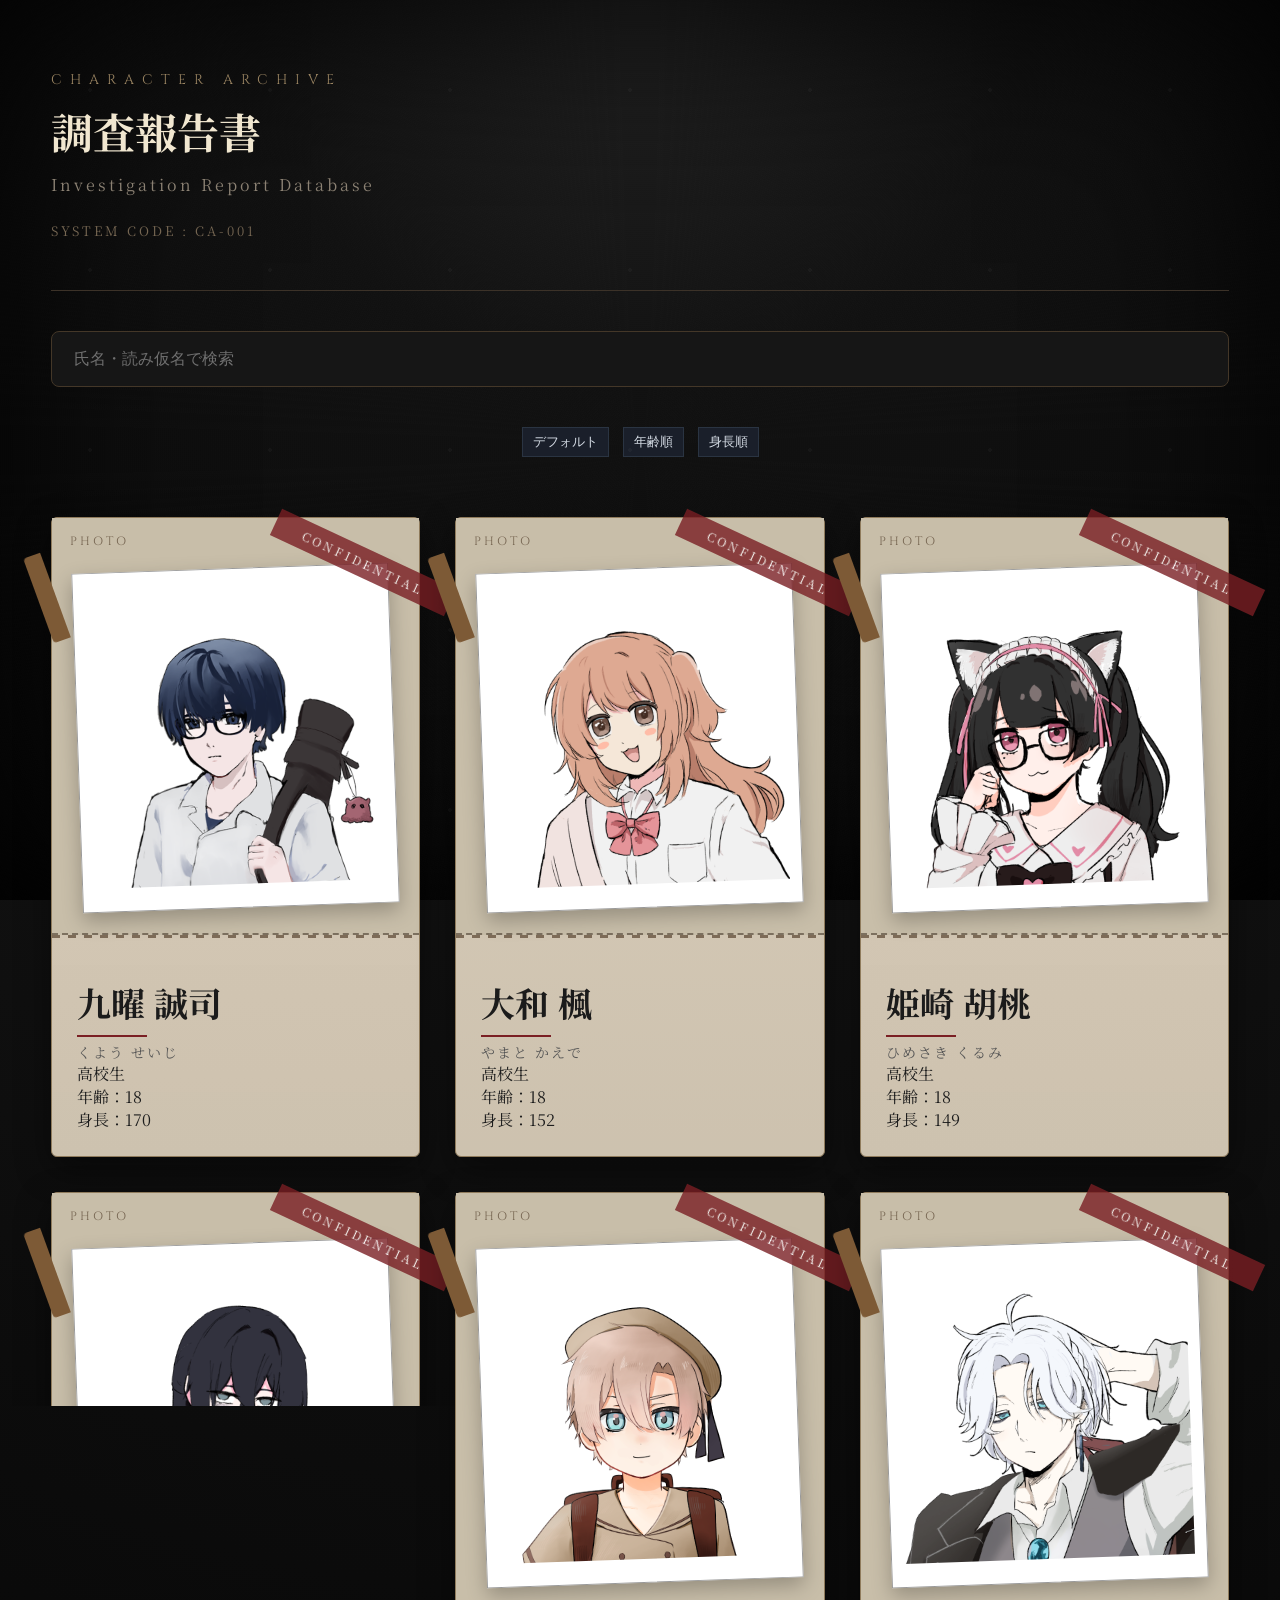
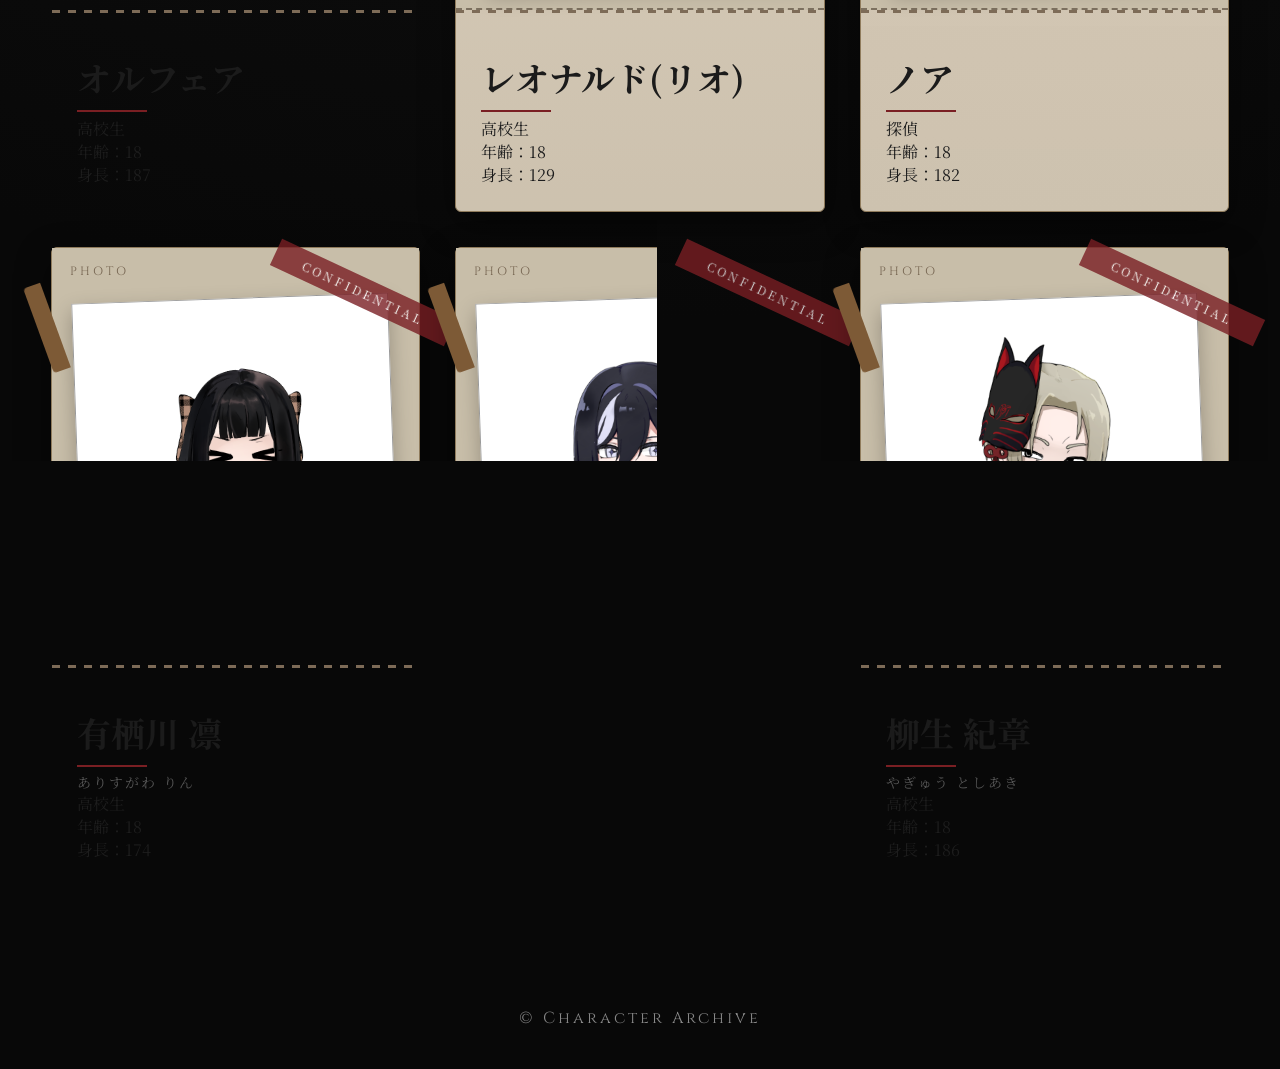
<file: index.html>
<!DOCTYPE html>
<html lang="ja">

<head>

    <meta charset="UTF-8">

    <meta name="viewport"
          content="width=device-width, initial-scale=1.0">

    <title>Character Archive</title>

    <link rel="stylesheet"
          href="style.css">

    <!-- Google Fonts -->

    <link rel="preconnect"
          href="https://fonts.googleapis.com">

    <link rel="preconnect"
          href="https://fonts.gstatic.com"
          crossorigin>

    <!-- 英字 -->

    <link href="https://fonts.googleapis.com/css2?family=Cinzel:wght@400;700&display=swap"
          rel="stylesheet">

    <!-- 日本語 -->

    <link href="https://fonts.googleapis.com/css2?family=Noto+Serif+JP:wght@300;500;700&display=swap"
          rel="stylesheet">

</head>

<body>

<!--=====================================

背景

======================================-->

<div class="background">

    <div class="noise"></div>

    <div class="vignette"></div>

</div>

<!--=====================================

ヘッダー

======================================-->

<header>

    <div class="title">

        <p class="sub">

            CHARACTER ARCHIVE

        </p>

        <h1>

            調査報告書

        </h1>

        <p class="description">

            Investigation Report Database

        </p>

    </div>

    <div class="system">

        SYSTEM CODE : CA-001

    </div>

</header>

<!--=====================================

検索

======================================-->

<section class="search-area">

    <input
        id="searchBox"
        type="text"
        placeholder="氏名・読み仮名で検索">

</section>
<section class="sort-area">

    <button id="sortDefault">デフォルト</button>
    <button id="sortAge">年齢順</button>
    <button id="sortTall">身長順</button>

</section>
<!--=====================================

一覧

======================================-->

<main>

<div
id="characterGrid"
class="character-grid">

<!-- JavaScript -->

</div>

</main>

<footer>

<p>

© Character Archive

</p>

</footer>

<script src="script.js"></script>

</body>

</html>
</file>
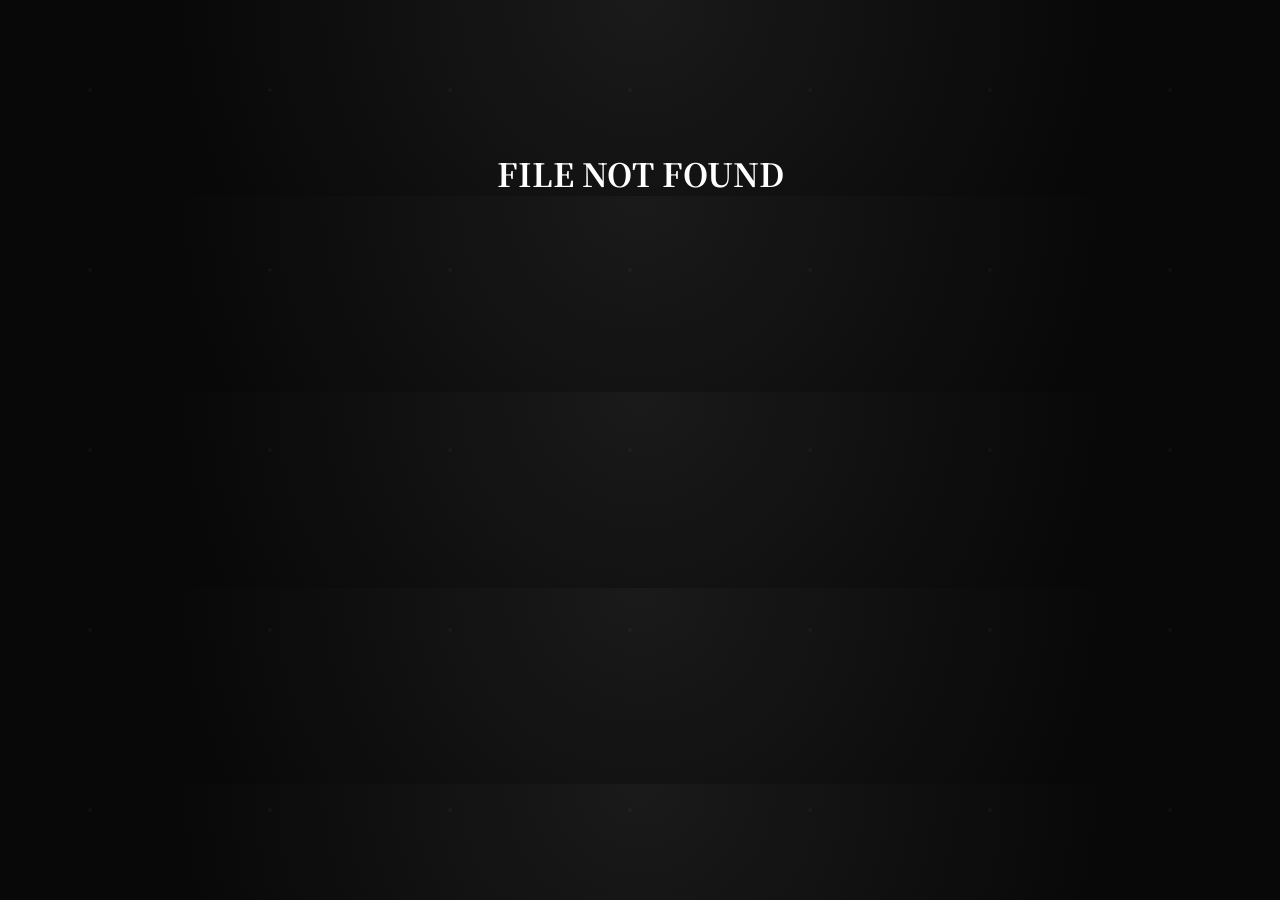
<file: report.html>
<!DOCTYPE html>
<html lang="ja">

<head>

<meta charset="UTF-8">

<meta name="viewport"
content="width=device-width, initial-scale=1.0">

<title>Investigation Report</title>

<link rel="stylesheet" href="style.css">

<link rel="preconnect"
href="https://fonts.googleapis.com">

<link rel="preconnect"
href="https://fonts.gstatic.com"
crossorigin>

<link href="https://fonts.googleapis.com/css2?family=Cinzel:wght@400;700&display=swap"
rel="stylesheet">

<link href="https://fonts.googleapis.com/css2?family=Noto+Serif+JP:wght@300;500;700&display=swap"
rel="stylesheet">

</head>

<body>

<div class="background">

<div class="noise"></div>

<div class="vignette"></div>

</div>


<div class="report-container">

<a href="index.html" class="back-button">

← DATABASE

</a>

<div class="report-paper">

<div class="paper-clip"></div>

<div class="confidential">

CONFIDENTIAL

</div>

<div class="report-header">

<div>

<p class="report-code">

FILE No.

</p>

<h1 id="detailName">

Character Name

</h1>

<p id="detailKana">

かな

</p>

</div>

</div>

<div class="report-main">

<div class="photo-area">

<img
id="detailImage"
src=""
alt="">

</div>

<div class="basic-info">

<h2>

基本情報

</h2>

<table>

<tr>

<th>誕生日</th>

<td id="detailBirthday"></td>

</tr>

<tr>

<th>年齢</th>

<td id="detailAge"></td>

</tr>

<tr>

<th>身長</th>

<td id="detailHeight"></td>

</tr>

<tr>

<th>所属</th>

<td id="detailOccupation"></td>

</tr>

<tr>

<th>好きなもの</th>

<td id="detailLikes"></td>

</tr>

<tr>

<th>苦手なもの</th>

<td id="detailDislikes"></td>

</tr>

</table>

</div>

</div>

<section class="report-section">

<h2>

人物概要

</h2>

<p id="detailProfile"></p>

</section>

<section class="report-section">

<h2>

調査員メモ

</h2>

<p id="detailMemo"></p>

</section>

</div>

</div>

<script src="report.js"></script>

</body>

</html>
</file>
<file: style.css>
/*=====================================

Character Archive

======================================*/

*{

    margin:0;

    padding:0;

    box-sizing:border-box;

}

html{

    scroll-behavior:smooth;

}

body{

    background:#0b0b0b;

    color:#e8e2d4;

    font-family:"Noto Serif JP",serif;

    overflow-x:hidden;

}


/*=====================================

背景

======================================*/

.background{

    position:fixed;

    inset:0;

    z-index:-100;

    overflow:hidden;

    background:

    radial-gradient(circle at top,#222 0%,#111 35%,#080808 100%);

}


/* 暗い四隅 */

.vignette{

    position:absolute;

    inset:0;

    box-shadow:

    inset 0 0 220px rgba(0,0,0,.95);

}


/* ノイズ */

.noise{

    position:absolute;

    inset:0;

    opacity:.06;

    background-image:

    repeating-radial-gradient(circle,#ffffff22 0px,#00000000 2px);

}


/*=====================================

ヘッダー

======================================*/

header{

    width:min(1200px,92%);

    margin:auto;

    padding:70px 0 50px;

    border-bottom:1px solid #3c3228;

}


.sub{

    font-family:"Cinzel",serif;

    letter-spacing:8px;

    color:#9c8663;

    font-size:14px;

}


header h1{

    margin-top:12px;

    font-size:42px;

    font-weight:700;

    color:#f1e7d0;

}


.description{

    margin-top:12px;

    color:#8b8173;

    letter-spacing:3px;

}


.system{

    margin-top:25px;

    color:#756652;

    font-size:13px;

    letter-spacing:3px;

}


/*=====================================

検索

======================================*/

.search-area{

    width:min(1200px,92%);

    margin:40px auto;

}


#searchBox{

    width:100%;

    background:#161616;

    border:1px solid #443728;

    color:white;

    padding:18px 22px;

    font-size:16px;

    border-radius:8px;

    outline:none;

    transition:.3s;

}


#searchBox:focus{

    border-color:#8f6d43;

    box-shadow:0 0 20px rgba(180,140,70,.2);

}


#searchBox::placeholder{

    color:#6f6f6f;

}
.sort-area {
    text-align: center;
    margin: 10px 0;
}

.sort-area button {
    background: #1a1f2a;
    color: #d6dde6;
    border: 1px solid #2a3442;
    padding: 5px 10px;
    margin: 0 5px;
    cursor: pointer;
}

.sort-area button:hover {
    background: #2a3442;
}

/*=====================================

一覧

======================================*/

.character-grid{

    width:min(1200px,92%);

    margin:auto;

    display:grid;

    grid-template-columns:

    repeat(auto-fill,minmax(320px,1fr));

    gap:35px;

    padding-bottom:80px;

}




/*=====================================

調査ファイルカード

======================================*/

.character-card{

    position:relative;

    background:#d8ccb8;

    color:#1d1d1d;

    border-radius:6px;

    overflow:hidden;

    cursor:pointer;

    transition:.35s;

    box-shadow:
        0 12px 35px rgba(0,0,0,.45);

    border:1px solid #8f7b5c;

}


/* 少し紙を傾ける */

.character-card:nth-child(odd){

    transform:rotate(-0.7deg);

}

.character-card:nth-child(even){

    transform:rotate(0.7deg);

}


.character-card:hover{

    transform:translateY(-8px) scale(1.02);

    box-shadow:

    0 25px 60px rgba(0,0,0,.7);

}


/*=====================================

クリップ

======================================*/

.character-card::before{

    content:"📎";

    position:absolute;

    left:15px;

    top:8px;

    font-size:30px;

    transform:rotate(-20deg);

    z-index:100;

}


/*=====================================

CONFIDENTIAL

======================================*/

.character-card::after{

    content:"CONFIDENTIAL";

    position:absolute;

    right:-40px;

    top:30px;

    width:180px;

    text-align:center;

    padding:6px;

    background:#7a1f23;

    color:white;

    font-size:12px;

    letter-spacing:3px;

    transform:rotate(25deg);

    opacity:.8;

}


/*=====================================

画像

======================================*/

.character-image{

    background:#c8bea9;

    padding:25px;

    display:flex;

    justify-content:center;

    align-items:center;

    border-bottom:2px dashed #7c705f;

}


.character-image img{

    width:100%;

    height:340px;

    object-fit:contain;

}


/*=====================================

情報

======================================*/

.character-info{

    padding:25px;

}


/* FILE */

.file-number{

    font-family:"Cinzel",serif;

    color:#6b5641;

    letter-spacing:3px;

    font-size:13px;

}


/* 名前 */

.character-name{

    margin-top:18px;

    font-size:32px;

    font-weight:bold;

}


/* ふりがな */

.character-kana{

    margin-top:5px;

    color:#6f675f;

    font-size:14px;

    letter-spacing:2px;

}


/* 一言 */

.character-text{

    margin-top:18px;

    line-height:1.8;

    color:#3d3832;

}


/* ボタン */

.detail-button{

    margin-top:25px;

    display:inline-block;

    padding:10px 22px;

    background:#2a2a2a;

    color:#ece3cf;

    text-decoration:none;

    border-radius:4px;

    transition:.3s;

    letter-spacing:2px;

}


.detail-button:hover{

    background:#5d1f24;

}


/*=====================================

古い紙の質感

======================================*/

.character-card{

    background:
        linear-gradient(rgba(255,255,255,.03),rgba(0,0,0,.05)),
        #d8ccb8;

}


/* 紙のシミ */

.character-card::selection{

    background:#7a1f23;

    color:white;

}


/* 紙の角 */

.character-card .paper-corner{

    position:absolute;

    top:0;

    right:0;

    width:70px;

    height:70px;

    background:linear-gradient(
        135deg,
        transparent 49%,
        #b7aa95 50%
    );

}


/*=====================================

画像部分

======================================*/

.character-image{

    position:relative;

}


/* ポラロイド風 */

.character-image img{

    background:white;

    padding:12px;

    border:1px solid #999;

    transform:rotate(-2deg);

    box-shadow:

    0 8px 20px rgba(0,0,0,.25);

}


/*=====================================

赤いスタンプ

======================================*/

.stamp{

    position:absolute;

    top:18px;

    right:15px;

    border:4px solid #8a1d23;

    color:#8a1d23;

    padding:8px 18px;

    border-radius:100px;

    transform:rotate(20deg);

    font-weight:bold;

    font-size:14px;

    opacity:.28;

    letter-spacing:2px;

}


/*=====================================

ファイル番号

======================================*/

.file-number{

    border-bottom:1px dashed #8d816f;

    padding-bottom:10px;

}


/*=====================================

名前

======================================*/

.character-name{

    font-size:34px;

    color:#1b1b1b;

    margin-bottom:4px;

}


.character-kana{

    color:#555;

}


/*=====================================

文章

======================================*/

.character-text{

    margin-top:20px;

    padding-top:15px;

    border-top:1px solid rgba(0,0,0,.2);

    min-height:90px;

}


/*=====================================

ボタン

======================================*/

.detail-button{

    width:100%;

    text-align:center;

    margin-top:25px;

    font-family:"Cinzel",serif;

    letter-spacing:4px;

}


/*=====================================

ホバー

======================================*/

.character-card:hover img{

    transform:

    rotate(-1deg)

    scale(1.03);

}


.character-card:hover .stamp{

    opacity:.45;

}

/*=====================================

資料保管庫

======================================*/

body{

    background:
        radial-gradient(circle at top,#1a1a1a,#080808 70%);

}


/*=====================================

背景の魔法陣

======================================*/

body::before{

    content:"";

    position:fixed;

    inset:0;

    pointer-events:none;

    opacity:.03;

    background-image:

    radial-gradient(circle,#ffffff 2px,transparent 2px),

    radial-gradient(circle,#ffffff 1px,transparent 1px);

    background-size:180px 180px;

}


/*=====================================

一覧

======================================*/

.character-grid{

    margin-top:60px;

}


/*=====================================

カード

======================================*/

.character-card{

    position:relative;

    overflow:visible;

}


/* 左のファイルインデックス */

.character-card::before{

    content:"";

    position:absolute;

    left:-14px;

    top:35px;

    width:18px;

    height:90px;

    background:#7d5a36;

    border-radius:4px 0 0 4px;

}


/*=====================================

古い紙の線

======================================*/

.character-info{

    position:relative;

}


.character-info::before{

    content:"";

    position:absolute;

    top:0;

    left:0;

    right:0;

    height:3px;

    background:

    repeating-linear-gradient(

    to right,

    #7d6b57,

    #7d6b57 8px,

    transparent 8px,

    transparent 16px

    );

}


/*=====================================

写真

======================================*/

.character-image{

    padding-top:50px;

}


.character-image::before{

    content:"PHOTO";

    position:absolute;

    left:18px;

    top:15px;

    color:#73624e;

    font-family:"Cinzel",serif;

    letter-spacing:3px;

    font-size:12px;

}


/*=====================================

画像

======================================*/

.character-image img{

    transition:.4s;

}


.character-card:hover img{

    transform:

    rotate(-1deg)

    scale(1.08);

}


/*=====================================

名前

======================================*/

.character-name{

    position:relative;

}


.character-name::after{

    content:"";

    display:block;

    width:70px;

    height:2px;

    background:#7a1f23;

    margin-top:8px;

}


/*=====================================

詳細ボタン

======================================*/

.detail-button{

    margin-top:30px;

    border:1px solid #5a4d3d;

}


.detail-button:hover{

    background:#7a1f23;

    border-color:#7a1f23;

}


/*=====================================

スクロール

======================================*/

::-webkit-scrollbar{

    width:10px;

}

::-webkit-scrollbar-track{

    background:#111;

}

::-webkit-scrollbar-thumb{

    background:#555;

}

::-webkit-scrollbar-thumb:hover{

    background:#888;

}

/*=====================================

REPORT PAGE

======================================*/

.report-container{

    width:min(1300px,94%);
    margin:50px auto 80px;

}

.back-button{

    display:inline-block;

    color:#d6c4a3;

    text-decoration:none;

    margin-bottom:30px;

    letter-spacing:4px;

    transition:.3s;

    font-family:"Cinzel",serif;

}

.back-button:hover{

    color:white;

}


/*==============================

紙

==============================*/

.report-paper{

    position:relative;

    background:#ddd2bf;

    color:#1d1d1d;

    padding:70px;

    border-radius:6px;

    box-shadow:

    0 35px 80px rgba(0,0,0,.65);

    overflow:hidden;

}


/* 紙の汚れ */

.report-paper::before{

    content:"";

    position:absolute;

    inset:0;

    opacity:.08;

    background-image:

    radial-gradient(circle,#000 1px,transparent 1px);

    background-size:22px 22px;

}


/*=====================================

クリップ

======================================*/

.paper-clip{

    position:absolute;

    left:25px;

    top:15px;

    width:60px;

    height:25px;

    border:5px solid silver;

    border-radius:40px;

    transform:rotate(-20deg);

}


/*=====================================

スタンプ

======================================*/

.confidential{

    position:absolute;

    right:30px;

    top:40px;

    border:5px solid #8c1f28;

    color:#8c1f28;

    padding:10px 22px;

    border-radius:100px;

    font-size:20px;

    font-weight:bold;

    transform:rotate(18deg);

    opacity:.35;

    letter-spacing:4px;

}


/*=====================================

ヘッダー

======================================*/

.report-header{

    border-bottom:2px solid #86745d;

    padding-bottom:25px;

    margin-bottom:40px;

}

.report-code{

    color:#786651;

    font-family:"Cinzel",serif;

    letter-spacing:5px;

    font-size:15px;

}

.report-header h1{

    font-size:48px;

    margin-top:10px;

}

#detailKana{

    color:#555;

    margin-top:10px;

    letter-spacing:3px;

}


/*=====================================

本文

======================================*/

.report-main{

    display:grid;

    grid-template-columns:360px 1fr;

    gap:60px;

}


/*=====================================

写真

======================================*/

.photo-area{

    display:flex;

    justify-content:center;

    align-items:flex-start;

}

.photo-area img{

    width:100%;

    background:white;

    padding:12px;

    border:1px solid #999;

    transform:rotate(-2deg);

    box-shadow:

    0 10px 25px rgba(0,0,0,.25);

}


/*=====================================

表

======================================*/

.basic-info h2{

    margin-bottom:20px;

}

.basic-info table{

    width:100%;

    border-collapse:collapse;

}

.basic-info th{

    width:170px;

    text-align:left;

    padding:15px;

    border-bottom:1px solid #a69784;

    color:#4d4033;

}

.basic-info td{

    padding:15px;

    border-bottom:1px solid #a69784;

}


/*=====================================

文章

======================================*/

.report-section{

    margin-top:50px;

}

.report-section h2{

    margin-bottom:18px;

    border-left:6px solid #7b1e24;

    padding-left:12px;

    font-size:24px;

}

.report-section p{

    line-height:2.2;

}


/*=====================================

スマホ

======================================*/

@media(max-width:900px){

.report-paper{

    padding:35px;

}

.report-main{

    grid-template-columns:1fr;

}

.report-header h1{

    font-size:36px;

}

}

/*=====================================

フェードイン

======================================*/

@keyframes fadeUp{

    from{

        opacity:0;
        transform:translateY(25px);

    }

    to{

        opacity:1;
        transform:translateY(0);

    }

}

.character-card{

    animation:fadeUp .8s ease both;

}

.report-paper{

    animation:fadeUp .8s ease both;

}


/*=====================================

画像ホバー

======================================*/

.character-image img{

    transition:.4s;

}

.character-card:hover .character-image img{

    transform:

        rotate(-1deg)

        scale(1.05);

}


/*=====================================

画像の影

======================================*/

.photo-area img{

    transition:.4s;

}

.photo-area img:hover{

    transform:

        rotate(-1deg)

        scale(1.03);

}


/*=====================================

見出し

======================================*/

.report-section h2{

    position:relative;

}

.report-section h2::after{

    content:"";

    display:block;

    width:80px;

    height:2px;

    margin-top:10px;

    background:#8c1f28;

}


/*=====================================

本文

======================================*/

.report-section p{

    background:rgba(255,255,255,.12);

    padding:25px;

    border-left:4px solid #7a1f23;

}


/*=====================================

表

======================================*/

.basic-info tr:hover{

    background:rgba(0,0,0,.05);

}


/*=====================================

ボタン

======================================*/

.back-button{

    padding:10px 20px;

    border:1px solid #655440;

    border-radius:4px;

}

.back-button:hover{

    background:#7a1f23;

}


/*=====================================

紙の角

======================================*/

.report-paper::after{

    content:"";

    position:absolute;

    right:0;

    bottom:0;

    width:80px;

    height:80px;

    background:

    linear-gradient(

        135deg,

        transparent 50%,

        #c6baa6 50%

    );

}


/*=====================================

フッター

======================================*/

footer{

    text-align:center;

    color:#888;

    padding:40px;

    letter-spacing:3px;

    font-family:"Cinzel",serif;

}
/* =====================
アーカイブ（フル幅レポート・紙質感付き完全版）
===================== */

.archive {
    width: 100vw;
    margin-left: calc(50% - 50vw);
    margin-top: 60px;
    padding: 40px 0;

    background: #070a0f;
    border-top: 1px solid #2a3442;
    border-bottom: 1px solid #2a3442;

    position: relative;
    overflow: hidden;

    /* うっすら紙っぽい調整 */
    filter: contrast(1.05) brightness(0.95);
}

/* =====================
紙の繊維・シワ・ノイズ感
===================== */
.archive::before {
    content: "";
    position: absolute;
    inset: 0;
    pointer-events: none;

    opacity: 0.08;

    background:
        repeating-linear-gradient(
            0deg,
            rgba(255,255,255,0.05),
            rgba(255,255,255,0.05) 1px,
            transparent 2px,
            transparent 4px
        ),
        repeating-linear-gradient(
            90deg,
            rgba(255,255,255,0.03),
            rgba(255,255,255,0.03) 1px,
            transparent 3px,
            transparent 6px
        );
}

/* =====================
紙の折れ・右下めくれ
===================== */
.archive::after {
    content: "";
    position: absolute;
    right: 0;
    bottom: 0;

    width: 140px;
    height: 140px;

    background: linear-gradient(
        135deg,
        transparent 50%,
        rgba(255,255,255,0.06) 50%
    );

    box-shadow: -10px -10px 30px rgba(0,0,0,0.3);

    pointer-events: none;
}

/* =====================
中身（レポート幅制御）
===================== */
.archive-header,
.archive-body {
    max-width: 1000px;
    margin: 0 auto;
    padding: 0 20px;
}

/* =====================
らせんノート穴（必要なら）
===================== */
.archive::marker {
    content: "";
}
</file>
